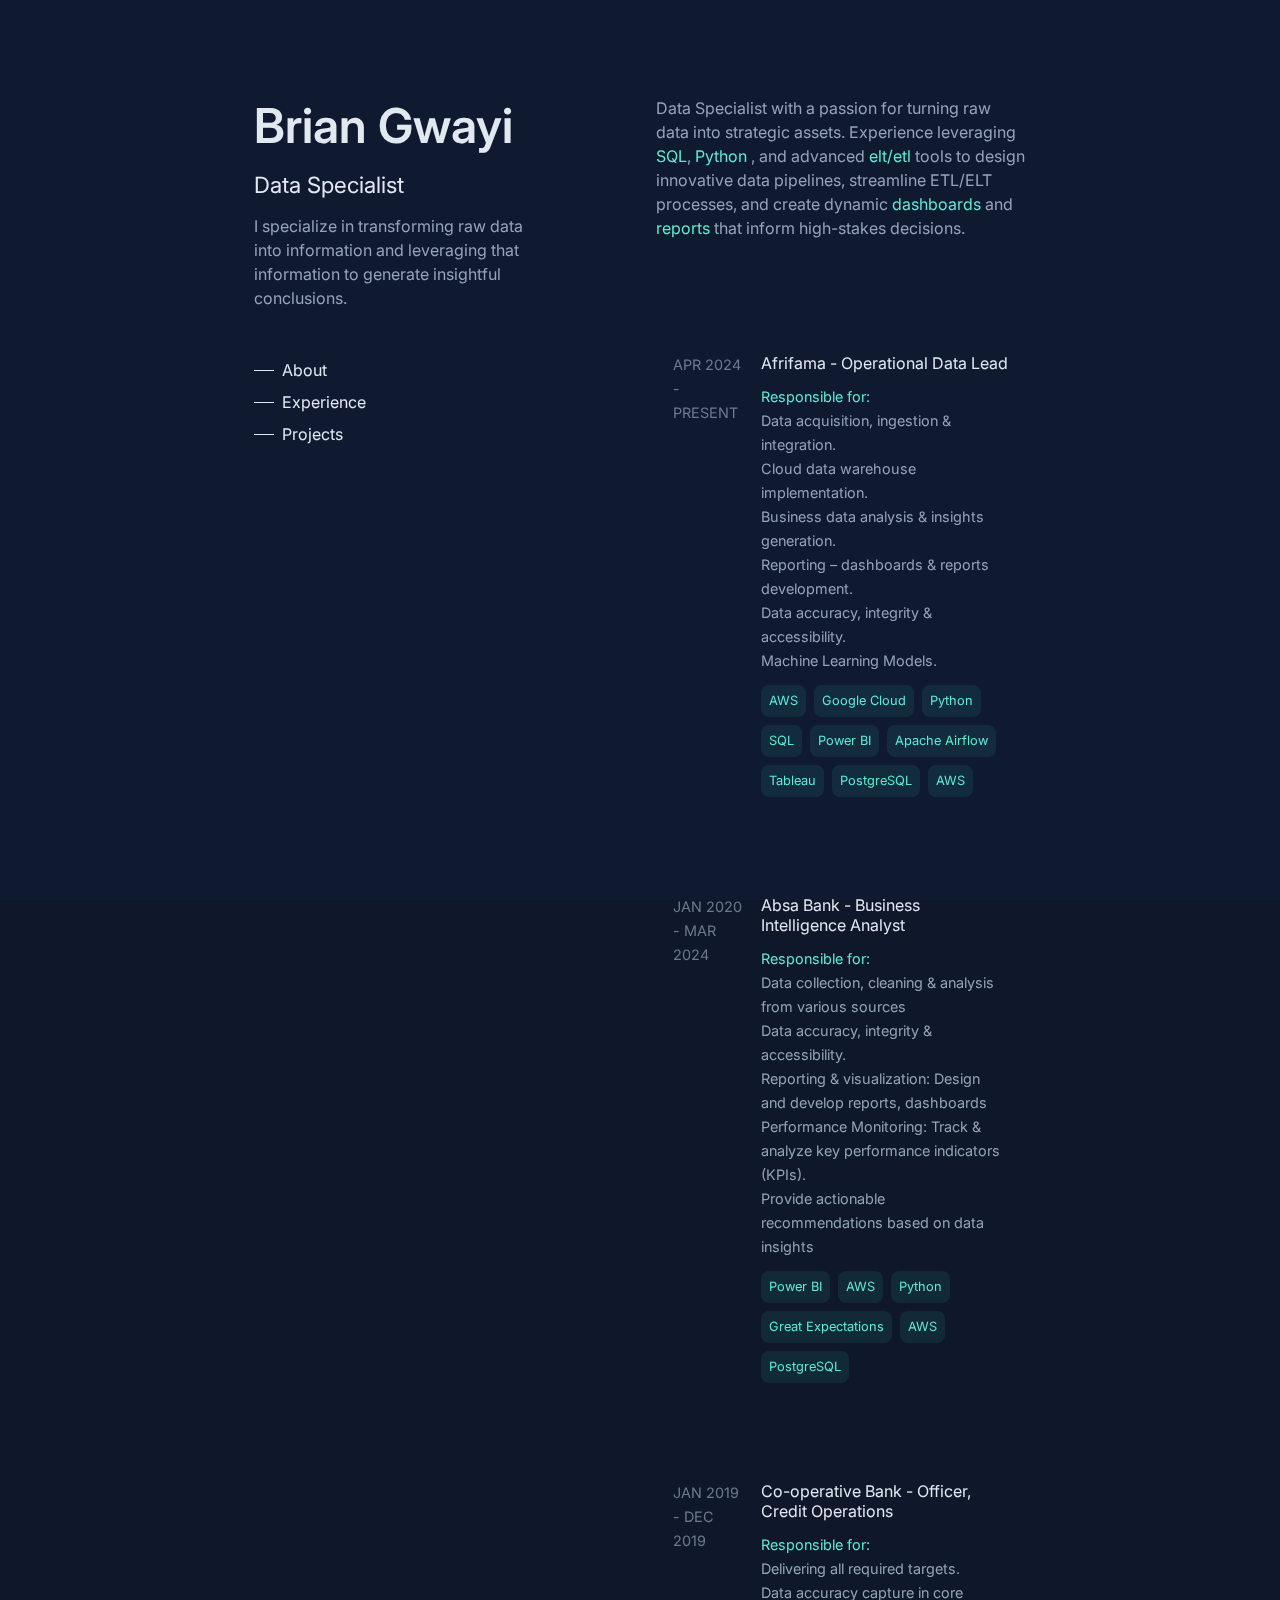
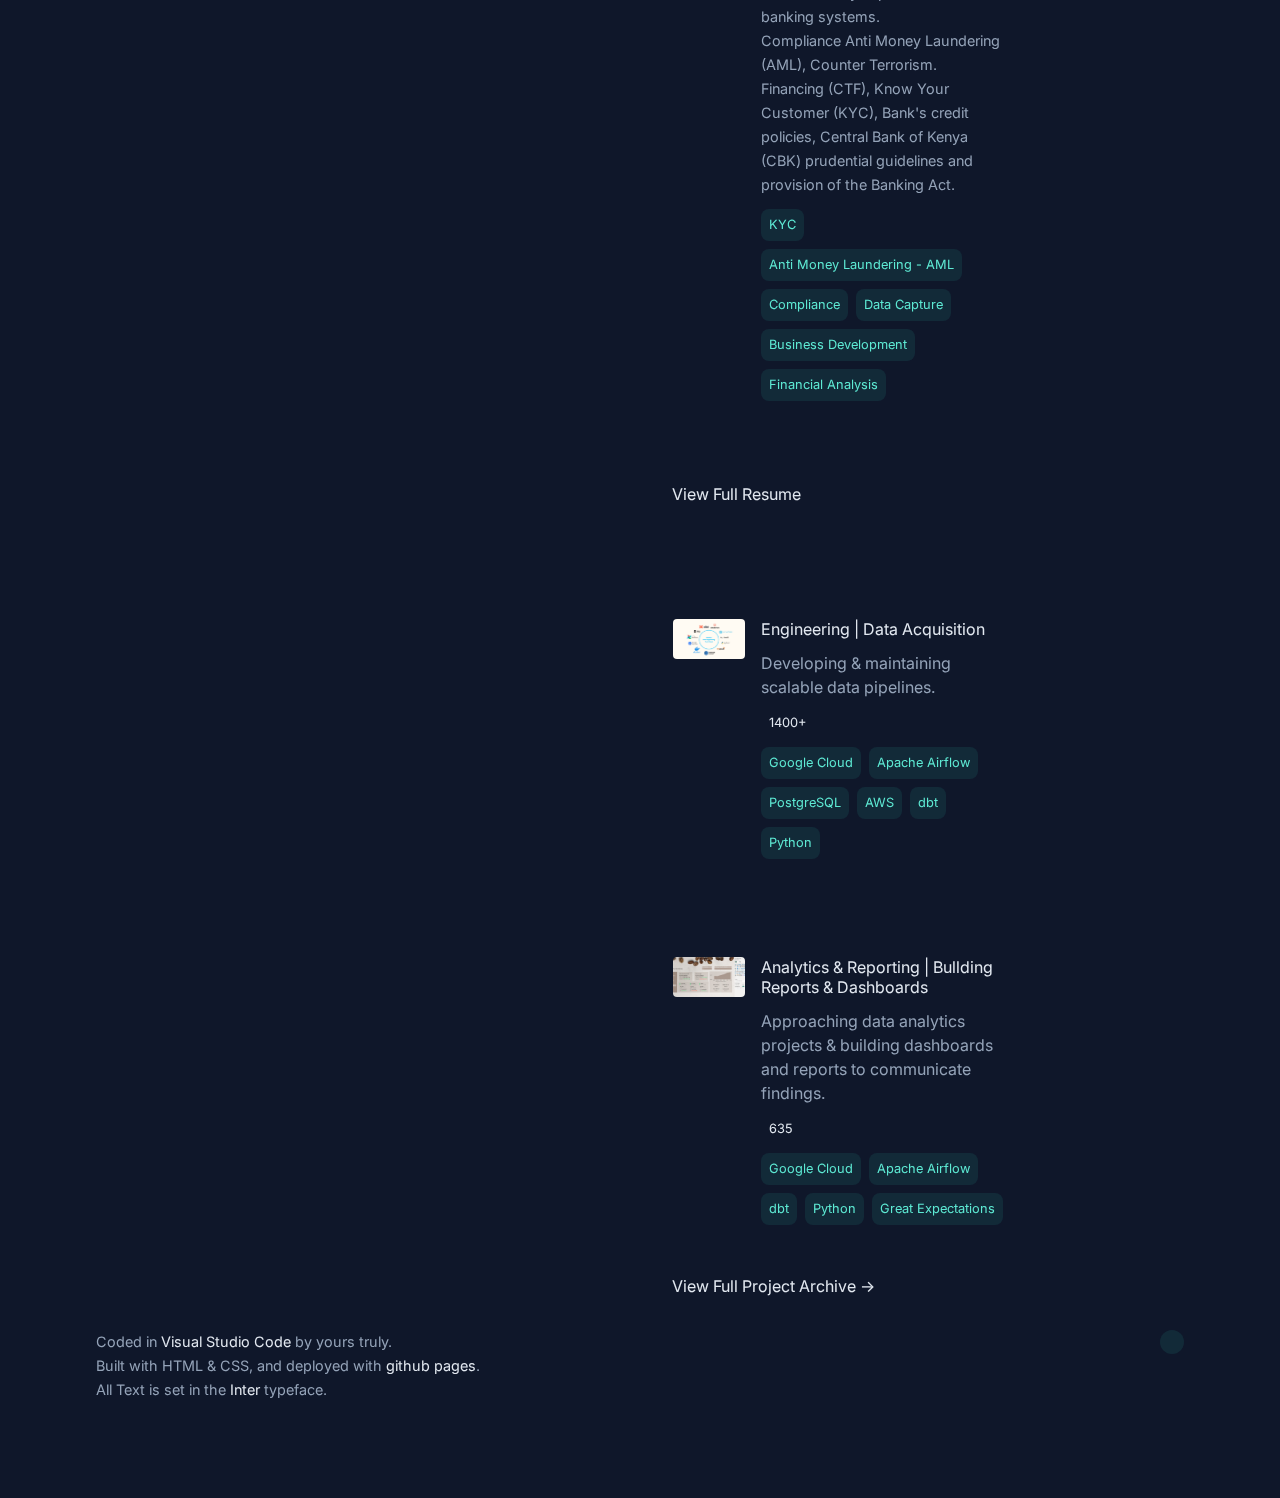
<file: index.html>
<!DOCTYPE html>
<html lang="en">

<head>
    <meta charset="UTF-8">
    <meta name="viewport" content="width=device-width, initial-scale=1.0">
    <title>Brian Gwayi</title>
    <link rel="stylesheet" href="styles.css" />

    <link rel="preconnect" href="https://fonts.googleapis.com">
    <link rel="preconnect" href="https://fonts.gstatic.com" crossorigin>
    <link href="https://fonts.googleapis.com/css2?family=Inter:wght@100..900&display=swap" rel="stylesheet">

    <link rel="stylesheet" href="https://cdnjs.cloudflare.com/ajax/libs/font-awesome/6.5.2/css/all.min.css"
        integrity="sha512-SnH5WK+bZxgPHs44uWIX+LLJAJ9/2PkPKZ5QiAj6Ta86w+fsb2TkcmfRyVX3pBnMFcV7oQPJkl9QevSCWr3W6A=="
        crossorigin="anonymous" referrerpolicy="no-referrer" />
</head>

<body id="top-of-page">
    <div class="underlay"></div>
    <header>
        <a href="/">
            <h1>Brian Gwayi</h1>
        </a>
        <h4>Data Specialist</h4>
        <p>I specialize in transforming raw data into information and leveraging that information to generate insightful conclusions.</p>
        <nav>
            <a class="anchor-text" href="#about">
                <!-- ADDED POST TUTORIAL -->
                <div class="nav-line"></div>
                <p>About</p>
            </a>
            <a class="anchor-text" href="#experience">
                <div class="nav-line"></div>
                <p>Experience</p>
            </a>
            <a class="anchor-text" href="#projects">
                <div class="nav-line"></div>
                <p>Projects</p>
            </a>
        </nav>
        <div class="social-link-container">
            <a class="social-link" href="https://www.linkedin.com/in/brian-gwayi-a8406b270/" target="_blank">
                <i class="fa-brands fa-linkedin-in"></i>
            </a>
            <a class="social-link" href="https://github.com/BrianGwayi" target="_blank">
                <i class="fa-brands fa-github"></i>
            </a>
            <a class="social-link" href="#" target="_blank">
                <i class="fa-brands fa-youtube"></i>
            </a>
            <a class="social-link" href="#" target="_blank">
                <i class="fa-brands fa-twitter"></i>
            </a>
        </div>
    </header>
    <main>
        <section id="about">
            <div class="sticky-header">
                <h2 class="lightText">About</h2>
            </div>
            <div class="about-contents">
                <p style="font-size: 16px;">Data Specialist with a passion for turning raw data into strategic assets. Experience leveraging <span class="highlight-text">SQL</span>, <span class="highlight-text">Python</span> , and advanced <span class="highlight-text">elt/etl</span> tools to design innovative data pipelines, streamline ETL/ELT processes, and create dynamic <span class="highlight-text">dashboards</span> and <span class="highlight-text">reports</span> that inform high-stakes decisions. 
                </p>
    
            </div>
        </section>
        <section id="experience">
            <div class="sticky-header">
                <h2 class="lightText">Experience</h2>
            </div>
            <div class="experience-contents">
                <div class="experience-card">
                    <p class="tenure">APR 2024 - present</p>
                    <div class="card-column">
                        <a class="card-header-link" href="https://www.afrifama.com/" target="_blank">
                            <h3 class="anchor-text card-header">Afrifama - Operational Data Lead
                                <i class="fa-solid fa-arrow-right anchor-icon"></i>
                            </h3>
                        </a>
                        <p><span class="highlight-text">Responsible for:</span> <br>
                            Data acquisition, ingestion & integration. <br>
                            Cloud data warehouse implementation. <br>
                            Business data analysis & insights generation. <br>
                            Reporting – dashboards & reports development. <br>
                            Data accuracy, integrity & accessibility. <br>
                            Machine Learning Models.</p>

                        <div class="tag-container">
                            <div class="tag">
                                <p>AWS</p>
                            </div>
                            <div class="tag">
                                <p>Google Cloud</p>
                            </div>
                            <div class="tag">
                                <p>Python</p>
                            </div>
                            <div class="tag">
                                <p>SQL</p>
                            </div>
                            <div class="tag">
                                <p>Power BI</p>
                            </div>
                            <div class="tag">
                                <p>Apache Airflow</p>
                            </div>
                            <div class="tag">
                                <p>Tableau</p>
                            </div>
                            <div class="tag">
                                <p>PostgreSQL</p>
                            </div>
                            <div class="tag">
                                <p>AWS</p>
                            </div>
                        </div>
                    </div>
                </div>
                <div class="experience-card">
                    <p class="tenure">JAN 2020 - MAR 2024</p>
                    <div class="card-column">
                        <a class="card-header-link" href="https://www.absabank.co.ke/" target="_blank">
                            <h3 class="anchor-text card-header">Absa Bank - Business Intelligence Analyst <i
                                    class="fa-solid fa-arrow-right anchor-icon"></i></h3>
                        </a>
                        <p><span class="highlight-text">Responsible for:</span><br>
                            Data collection, cleaning & analysis from various sources <br>
                            Data accuracy, integrity & accessibility.</br>
                            Reporting & visualization: Design and develop reports, dashboards <br>
                            Performance Monitoring: Track & analyze key performance indicators (KPIs).<br>
                            Provide actionable recommendations based on data insights <br>
                        </p>
                           
                        <div class="tag-container">
                            <div class="tag">
                                <p>Power BI</p>
                            </div>
                            <div class="tag">
                                <p>AWS</p>
                            </div>
                            <div class="tag">
                                <p>Python</p>
                            </div>
                            <div class="tag">
                                <p>Great Expectations</p>
                            </div>
                            <div class="tag">
                                <p>AWS</p>
                            </div>
                            <div class="tag">
                                <p>PostgreSQL</p>
                            </div>
                        </div>
                    </div>
                </div>
                <div class="experience-card">
                    <p class="tenure">JAN 2019 - DEC 2019</p>
                    <div class="card-column">
                        <a class="card-header-link" href="https://www.co-opbank.co.ke/" target="_blank">
                            <h3 class="anchor-text card-header">Co-operative Bank - Officer, Credit Operations<i
                                    class="fa-solid fa-arrow-right anchor-icon"></i></h3>
                        </a>
                        <p><span class="highlight-text">Responsible for:</span><br>
                            Delivering all required targets. <br>
                            Data accuracy capture in core banking systems. <br>
                            Compliance Anti Money Laundering (AML), Counter Terrorism. <br>
                            Financing (CTF), Know Your Customer (KYC), Bank's credit policies,
                            Central Bank of Kenya (CBK) prudential guidelines and provision of the
                            Banking Act.
                        </p>

                        <div class="tag-container">
                            <div class="tag">
                                <p>KYC</p>
                            </div>
                            <div class="tag">
                                <p> Anti Money Laundering - AML</p>
                            </div>
                            <div class="tag">
                                <p>Compliance</p>
                            </div>
                            <div class="tag">
                                <p>Data Capture</p>
                            </div>
                            <div class="tag">
                                <p>Business Development</p>
                            </div>
                            <div class="tag">
                                <p>Financial Analysis</p>
                            </div>

                        <!-- <p>Provided quality assurance and verification as a project engineer on site.</p> -->
                    </div>
                </div>
            </div>
            <!-- MODIFIED POST TUTORIAL -->
            <a href="/" target="_blank" class="anchor-text resume-link">
                <p>View Full Resume <i class="fa-solid fa-arrow-right anchor-icon"></i></p>
            </a>
        </section>
        <section id="projects">
            <div class="sticky-header">
                <h2 class="lightText">Projects</h2>
            </div>
            <div class="project-contents">
                <div class="project-card">
                    <div class="project-image-container">
                        <img src="/assets/engineering.png" alt="engineering thumbnail" />
                    </div>
                    <div class="card-column">
                        <a href="/" target="_blank" class="card-header-link">
                            <h3 class="anchor-text card-header">Engineering | Data Acquisition
                                <i class="fa-solid fa-arrow-right anchor-icon"></i>
                            </h3>
                        </a>
                        <p>Developing & maintaining scalable data pipelines.</p>
                        <a href="/" target="_blank" class="anchor-text project-stat-link">
                            <i class="fa-solid fa-user"></i>
                            <p>1400+</p>
                        </a>
                        <div class="tag-container">
                            <div class="tag">
                                <p>Google Cloud</p>
                            </div>
                            <div class="tag">
                                <p>Apache Airflow</p>
                            </div>
                            <div class="tag">
                                <p>PostgreSQL</p>
                            </div>
                            <div class="tag">
                                <p>AWS</p>
                            </div>
                            <div class="tag">
                                <p>dbt</p>
                            </div>
                            <div class="tag">
                                <p>Python</p>
                            </div>
                        </div>
                    </div>
                </div>
                <div class="project-card">
                    <div class="project-image-container">
                        <img src="/assets/reporting&analytics.png" alt="reporting & analytics thumbnail" />
                    </div>
                    <div class="card-column">
                        <a class="card-header-link" href="https://www.smoljames.com" target="_blank">
                            <h3 class="anchor-text card-header">Analytics & Reporting | Bullding Reports & Dashboards <i
                                    class="fa-solid fa-arrow-right anchor-icon"></i></h3>
                        </a>
                        <p>Approaching data analytics projects & building dashboards and reports to communicate findings.</p>
                        <a href="/" target="_blank" class="anchor-text project-stat-link">
                            <i class="fa-solid fa-star"></i>
                            <p>635</p>
                        </a>
                        <div class="tag-container">
                            <div class="tag">
                                <p>Google Cloud</p>
                            </div>
                            <div class="tag">
                                <p>Apache Airflow</p>
                            </div>
                            <div class="tag">
                                <p>dbt</p>
                            </div>
                            <div class="tag">
                                <p>Python</p>
                            </div>
                            <div class="tag">
                                <p>Great Expectations</p>
                            </div>
                        </div>
                    </div>
                </div>
            </div>
            <a href="/" target="_blank" class="project-archive-link">
                <p>View Full Project Archive <span class="right-arrow">&rarr;</span></p>
            </a>
        </section>
    </main>
    <footer>
        <p>
            Coded in <a href="https://code.visualstudio.com/" target="_blank" class="anchor-text">Visual Studio Code</a>
            by yours truly. <br />Built with HTML & CSS, and
            deployed with <a href="https://pages.github.com/" target="_blank" class="anchor-text">github pages</a>. <br />All
            Text is
            set in the <a href="https://rsms.me/inter/" target="_blank" class="anchor-text">Inter</a> typeface.
        </p>
        <a href="#top-of-page" class="scroll-to-top">
            <i class="fa-solid fa-arrow-up"></i>
        </a>
    </footer>
</body>

</html>
</file>
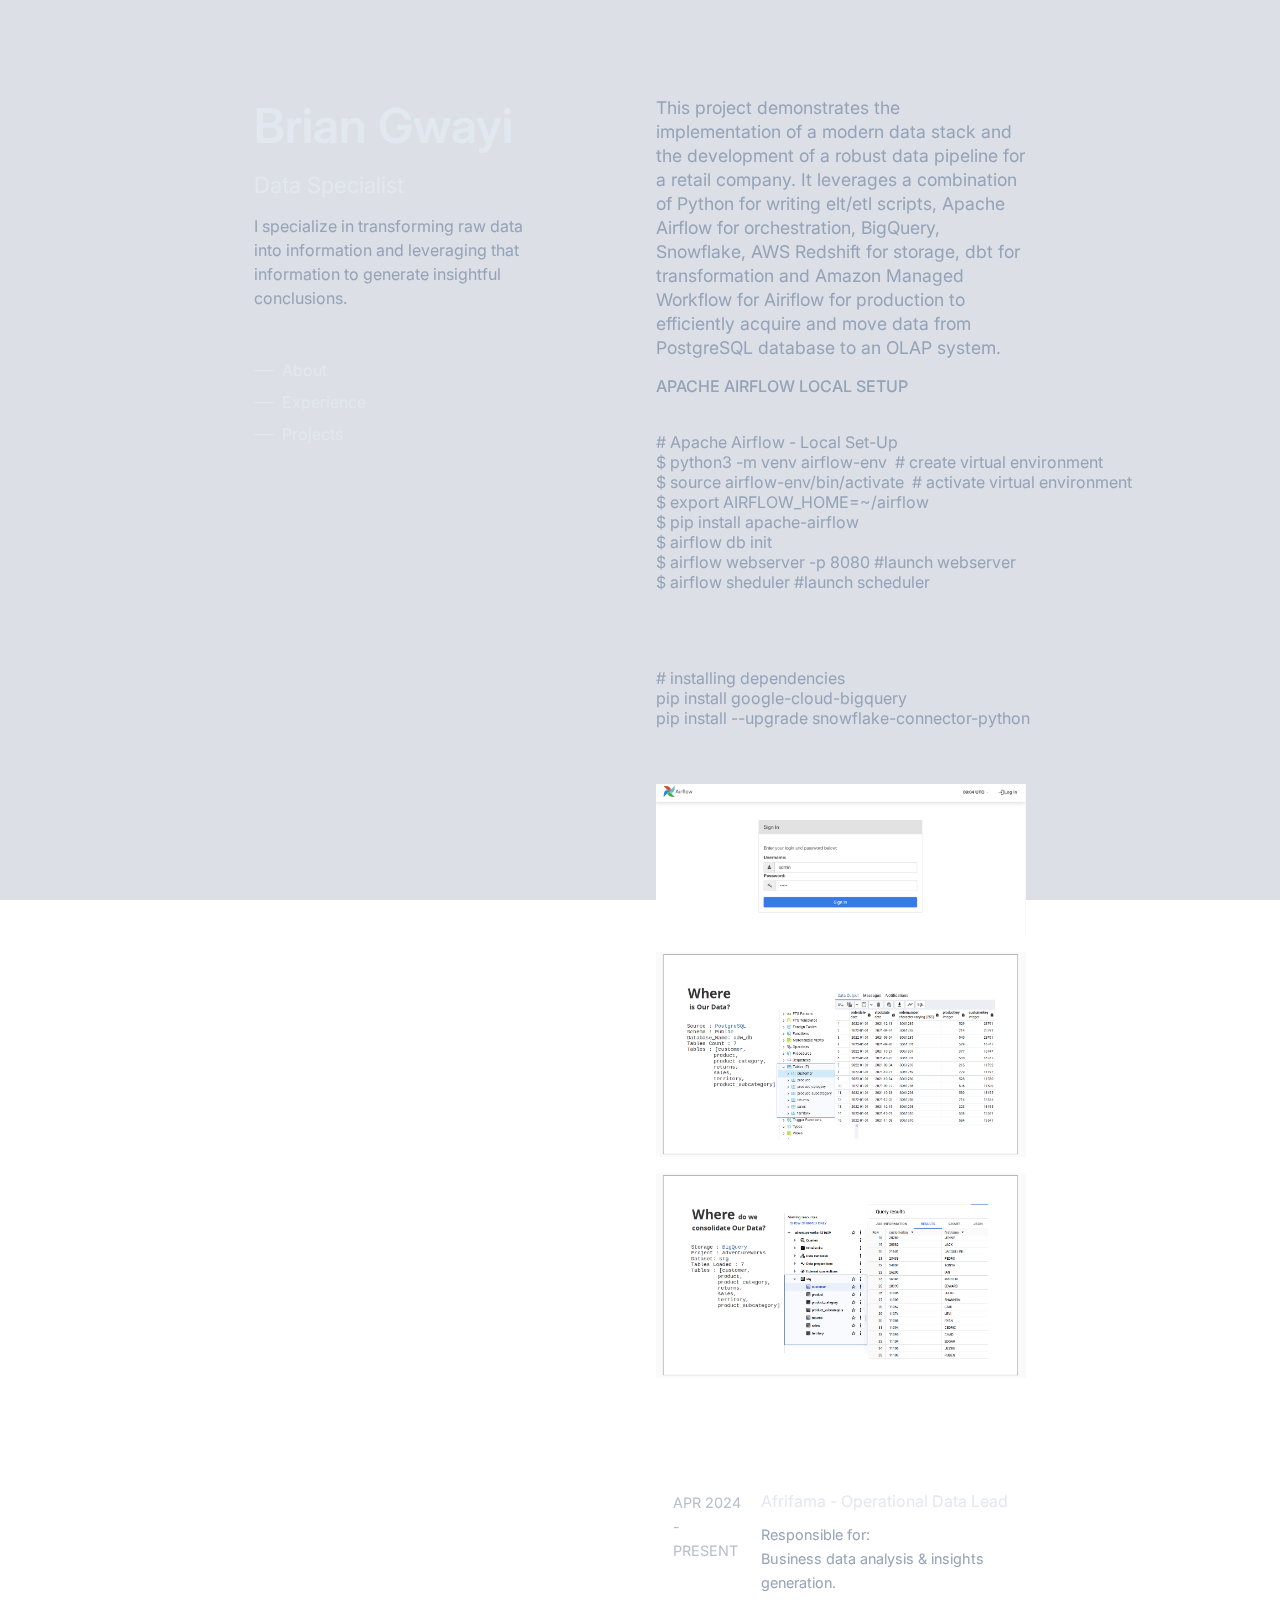
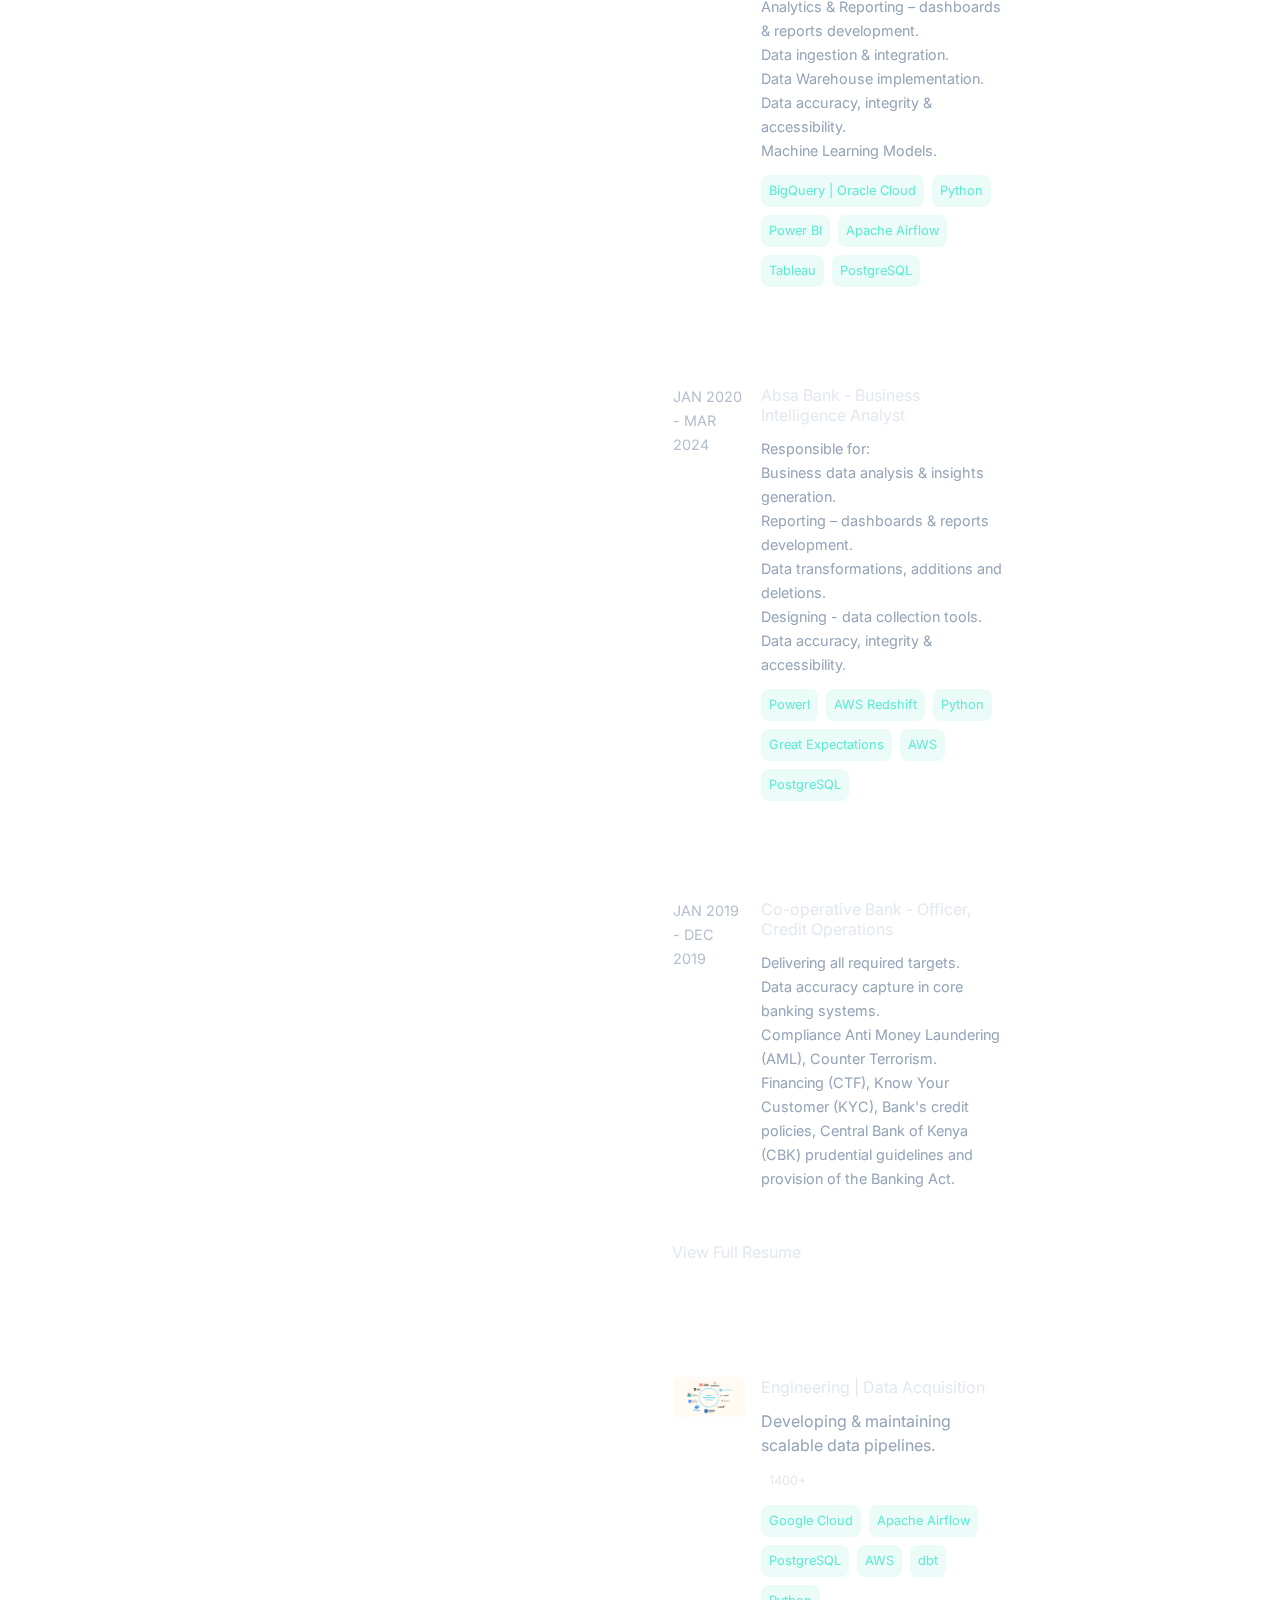
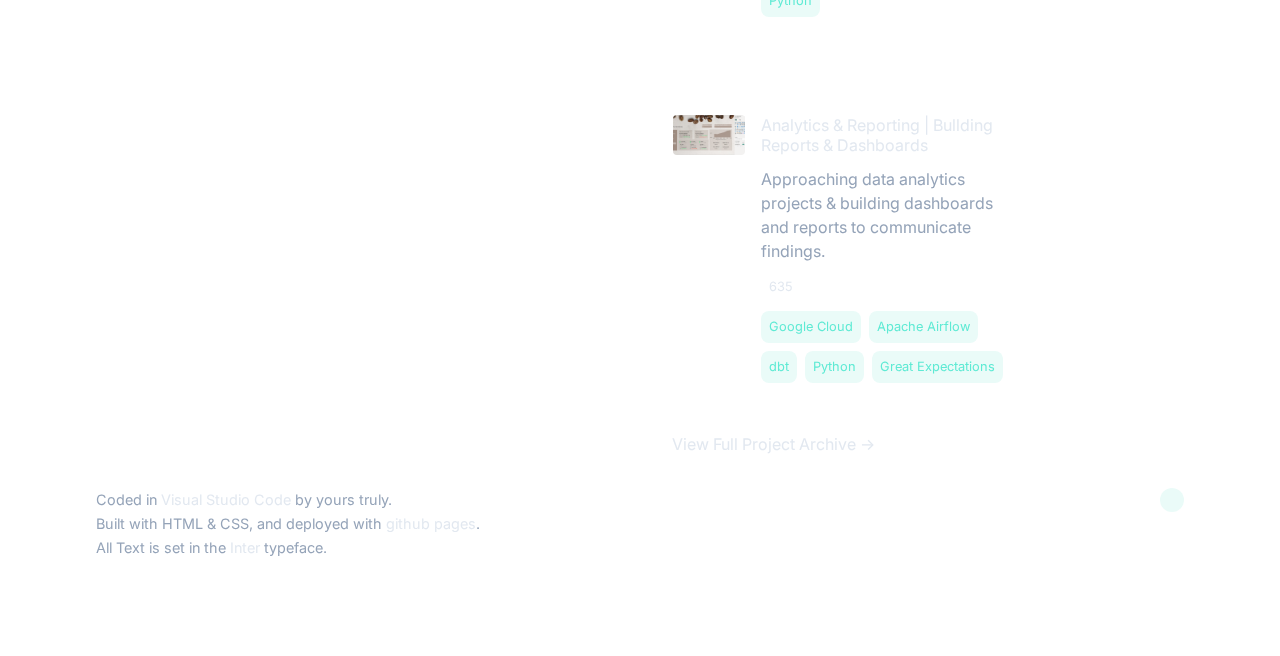
<file: project.html>
<!DOCTYPE html>
<html lang="en">

<head>
    <meta charset="UTF-8">
    <meta name="viewport" content="width=device-width, initial-scale=1.0">
    <title>Gwayi Web Portfolio</title>
    <link rel="stylesheet" href="styles.css" />

    <link rel="preconnect" href="https://fonts.googleapis.com">
    <link rel="preconnect" href="https://fonts.gstatic.com" crossorigin>
    <link href="https://fonts.googleapis.com/css2?family=Inter:wght@100..900&display=swap" rel="stylesheet">

    <link rel="stylesheet" href="https://cdnjs.cloudflare.com/ajax/libs/font-awesome/6.5.2/css/all.min.css"
        integrity="sha512-SnH5WK+bZxgPHs44uWIX+LLJAJ9/2PkPKZ5QiAj6Ta86w+fsb2TkcmfRyVX3pBnMFcV7oQPJkl9QevSCWr3W6A=="
        crossorigin="anonymous" referrerpolicy="no-referrer" />

    <style>
        .body {
            background-color: azure;
        }
    </style>
</head>

<body id="top-of-page" style="background-color: white;">
    <div class="underlay"></div>
    <header>
        <a href="/">
            <h1>Brian Gwayi</h1>
        </a>
        <h4>Data Specialist</h4>
        <p>I specialize in transforming raw data into information and leveraging that information to generate insightful conclusions.</p>
        <nav>
            <a class="anchor-text" href="#about">
                <!-- ADDED POST TUTORIAL -->
                <div class="nav-line"></div>
                <p>About</p>
            </a>
            <a class="anchor-text" href="#experience">
                <div class="nav-line"></div>
                <p>Experience</p>
            </a>
            <a class="anchor-text" href="#projects">
                <div class="nav-line"></div>
                <p>Projects</p>
            </a>
        </nav>
        <div class="social-link-container">
            <a class="social-link" href="https://www.linkedin.com/in/brian-gwayi-a8406b270/" target="_blank">
                <i class="fa-brands fa-linkedin-in"></i>
            </a>
            <a class="social-link" href="https://github.com/BrianGwayi" target="_blank">
                <i class="fa-brands fa-github"></i>
            </a>
            <a class="social-link" href="#" target="_blank">
                <i class="fa-brands fa-youtube"></i>
            </a>
            <a class="social-link" href="#" target="_blank">
                <i class="fa-brands fa-twitter"></i>
            </a>
        </div>
    </header>
    <main>
        <section id="about">
            <div class="sticky-header">
                <h2 class="lightText">About</h2>
            </div>
            <div class="about-contents">
                <p>This project demonstrates the implementation of a modern data stack and the development of a robust data pipeline for a retail company. It leverages a combination of Python for writing elt/etl scripts, Apache Airflow for orchestration, BigQuery, Snowflake, AWS Redshift for storage, dbt for transformation and Amazon Managed Workflow for Airiflow for production to efficiently acquire and move data from PostgreSQL database to an OLAP system. 
                </p>

                <h2>Apache Airflow Local Setup</h2>

                <pre class="py-code">
                    <code>
<span class="code-comment"># Apache Airflow - Local Set-Up</span>
$ python3 -m venv airflow-env <span class="code-comment"> # create virtual environment</span>
$ source airflow-env/bin/activate <span class="code-comment"> # activate virtual environment</span>
$ export AIRFLOW_HOME=~/airflow 
$ pip install apache-airflow
$ airflow db init
$ airflow webserver -p 8080 <span class="code-comment">#launch webserver</span>
$ airflow sheduler <span class="code-comment">#launch scheduler</span>
                        </code>
                    </pre>

                    <pre class="py-code">
                        <code>
<span class="code-comment"># installing dependencies</span>
pip install google-cloud-bigquery
pip install --upgrade snowflake-connector-python
                        </code>
                    </pre>

                    <img src="/assets/airflow_webserver.png" alt="">
                    <img src="/assets/IV.png" alt="">
                    <img src="/assets/XI.png" alt="">
        </section>
        <section id="experience">
            <div class="sticky-header">
                <h2 class="lightText">Experience</h2>
            </div>
            <div class="experience-contents">
                <div class="experience-card">
                    <p class="tenure">APR 2024 - present</p>
                    <div class="card-column">
                        <a class="card-header-link" href="https://www.afrifama.com/" target="_blank">
                            <h3 class="anchor-text card-header">Afrifama - Operational Data Lead
                                <i class="fa-solid fa-arrow-right anchor-icon"></i>
                            </h3>
                        </a>
                        <p>Responsible for: <br>
                            Business data analysis & insights generation. <br>
                            Analytics & Reporting – dashboards & reports development. <br>
                            Data ingestion & integration. <br>
                            Data Warehouse implementation. <br>
                            Data accuracy, integrity & accessibility. <br>
                            Machine Learning Models.</p>

                        <div class="tag-container">
                            <div class="tag">
                                <p>BigQuery | Oracle Cloud</p>
                            </div>
                            <div class="tag">
                                <p>Python</p>
                            </div>
                            <div class="tag">
                                <p>Power BI</p>
                            </div>
                            <div class="tag">
                                <p>Apache Airflow</p>
                            </div>
                            <div class="tag">
                                <p>Tableau</p>
                            </div>
                            <div class="tag">
                                <p>PostgreSQL</p>
                            </div>
                        </div>
                    </div>
                </div>
                <div class="experience-card">
                    <p class="tenure">JAN 2020 - MAR 2024</p>
                    <div class="card-column">
                        <a class="card-header-link" href="https://www.absabank.co.ke/" target="_blank">
                            <h3 class="anchor-text card-header">Absa Bank - Business Intelligence Analyst <i
                                    class="fa-solid fa-arrow-right anchor-icon"></i></h3>
                        </a>
                        <p>Responsible for: <br>
                            Business data analysis & insights generation. <br>
                            Reporting – dashboards & reports development. <br>
                            Data transformations, additions and deletions. <br>
                            Designing - data collection tools. <br>
                            Data accuracy, integrity & accessibility.</p>

                        <div class="tag-container">
                            <div class="tag">
                                <p>PowerI</p>
                            </div>
                            <div class="tag">
                                <p>AWS Redshift</p>
                            </div>
                            <div class="tag">
                                <p>Python</p>
                            </div>
                            <div class="tag">
                                <p>Great Expectations</p>
                            </div>
                            <div class="tag">
                                <p>AWS</p>
                            </div>
                            <div class="tag">
                                <p>PostgreSQL</p>
                            </div>
                        </div>
                    </div>
                </div>
                <div class="experience-card">
                    <p class="tenure">JAN 2019 - DEC 2019</p>
                    <div class="card-column">
                        <a class="card-header-link" href="https://www.co-opbank.co.ke/" target="_blank">
                            <h3 class="anchor-text card-header">Co-operative Bank - Officer, Credit Operations<i
                                    class="fa-solid fa-arrow-right anchor-icon"></i></h3>
                        </a>
                        <p>Delivering all required targets. <br>
                            Data accuracy capture in core banking systems. <br>
                            Compliance Anti Money Laundering (AML), Counter Terrorism. <br>
                            Financing (CTF), Know Your Customer (KYC), Bank's credit policies,
                            Central Bank of Kenya (CBK) prudential guidelines and provision of the
                            Banking Act.</p>
                        <!-- <p>Provided quality assurance and verification as a project engineer on site.</p> -->
                    </div>
                </div>
            </div>
            <!-- MODIFIED POST TUTORIAL -->
            <a href="/" target="_blank" class="anchor-text resume-link">
                <p>View Full Resume <i class="fa-solid fa-arrow-right anchor-icon"></i></p>
            </a>
        </section>
        <section id="projects">
            <div class="sticky-header">
                <h2 class="lightText">Projects</h2>
            </div>
            <div class="project-contents">
                <div class="project-card">
                    <div class="project-image-container">
                        <img src="/assets/engineering.png" alt="engineering thumbnail" />
                    </div>
                    <div class="card-column">
                        <a href="/" target="_blank" class="card-header-link">
                            <h3 class="anchor-text card-header">Engineering | Data Acquisition
                                <i class="fa-solid fa-arrow-right anchor-icon"></i>
                            </h3>
                        </a>
                        <p>Developing & maintaining scalable data pipelines.</p>
                        <a href="/" target="_blank" class="anchor-text project-stat-link">
                            <i class="fa-solid fa-user"></i>
                            <p>1400+</p>
                        </a>
                        <div class="tag-container">
                            <div class="tag">
                                <p>Google Cloud</p>
                            </div>
                            <div class="tag">
                                <p>Apache Airflow</p>
                            </div>
                            <div class="tag">
                                <p>PostgreSQL</p>
                            </div>
                            <div class="tag">
                                <p>AWS</p>
                            </div>
                            <div class="tag">
                                <p>dbt</p>
                            </div>
                            <div class="tag">
                                <p>Python</p>
                            </div>
                        </div>
                    </div>
                </div>
                <div class="project-card">
                    <div class="project-image-container">
                        <img src="/assets/reporting&analytics.png" alt="reporting & analytics thumbnail" />
                    </div>
                    <div class="card-column">
                        <a class="card-header-link" href="https://www.smoljames.com" target="_blank">
                            <h3 class="anchor-text card-header">Analytics & Reporting | Bullding Reports & Dashboards <i
                                    class="fa-solid fa-arrow-right anchor-icon"></i></h3>
                        </a>
                        <p>Approaching data analytics projects & building dashboards and reports to communicate findings.</p>
                        <a href="/" target="_blank" class="anchor-text project-stat-link">
                            <i class="fa-solid fa-star"></i>
                            <p>635</p>
                        </a>
                        <div class="tag-container">
                            <div class="tag">
                                <p>Google Cloud</p>
                            </div>
                            <div class="tag">
                                <p>Apache Airflow</p>
                            </div>
                            <div class="tag">
                                <p>dbt</p>
                            </div>
                            <div class="tag">
                                <p>Python</p>
                            </div>
                            <div class="tag">
                                <p>Great Expectations</p>
                            </div>
                        </div>
                    </div>
                </div>
            </div>
            <a href="/" target="_blank" class="project-archive-link">
                <p>View Full Project Archive <span class="right-arrow">&rarr;</span></p>
            </a>
        </section>
    </main>
    <footer>
        <p>
            Coded in <a href="https://code.visualstudio.com/" target="_blank" class="anchor-text">Visual Studio Code</a>
            by yours truly. <br />Built with HTML & CSS, and
            deployed with <a href="https://pages.github.com/" target="_blank" class="anchor-text">github pages</a>. <br />All
            Text is
            set in the <a href="https://rsms.me/inter/" target="_blank" class="anchor-text">Inter</a> typeface.
        </p>
        <a href="#top-of-page" class="scroll-to-top">
            <i class="fa-solid fa-arrow-up"></i>
        </a>
    </footer>
</body>

</html>
</file>
<file: styles.css>
:root {
    --color-accent: #5eead4;
    --background-accent: rgba(45, 212, 191, .1);
    --color-highlight: #e2e8f0;
}

html {
    scroll-behavior: smooth;
}

* {
    box-sizing: border-box;
    margin: 0;
    padding: 0;
    font-family: 'Inter', sans-serif;
}

body {
    background: #0f172a;
    color: #94a3b8;
    padding: 4rem 2rem;
    display: grid;
    grid-template-columns: repeat(1, minmax(0, 1fr));
    gap: 6rem;
}

p {
    line-height: 1.5rem;
}

p::selection,
h1::selection,
h2::selection,
h3::selection,
h4::selection,
h5::selection,
h6::selection {
    background: var(--color-accent);
    color: #0f172a;
}

.underlay {
    position: fixed;
    background: #172554;
    inset: 0;
    opacity: 0.15;
}

header,
main,
footer {
    position: relative;
    z-index: 10;
}

header {
    display: flex;
    flex-direction: column;
    gap: 1rem;
    max-width: 300px;
}

header h1,
header h4,
.lightText {
    color: var(--color-highlight);
}

header a {
    text-decoration: none;
}

header h1 {
    font-weight: 600;
}

header h4 {
    font-weight: 400;
}

nav {
    display: none;
}

nav a {
    font-size: 0.9rem;
    display: flex;
    align-items: center;
    gap: 0.5rem;
}

nav a:hover .nav-line {
    /* ADDED POST TUTORIAL */
    background: var(--color-accent);
    width: 28px;
}

.nav-line {
    /* ADDED POST TUTORIAL */
    height: 1px;
    width: 20px;
    background: var(--color-highlight);
    transition-duration: 200ms;
}

.social-link-container {
    display: flex;
    align-items: center;
    gap: 1rem;
}

.social-link {
    font-size: 1.4rem;
    color: inherit;
    text-decoration: none;
    transition-duration: 200ms;
}

.social-link:hover {
    color: var(--color-highlight);
}

main {
    display: flex;
    flex-direction: column;
    gap: 6rem;
}

section {
    display: flex;
    flex-direction: column;
    gap: 2rem;
}

section h2 {
    text-transform: uppercase;
    font-size: 1rem;
    font-weight: 500;
}

.sticky-header {
    position: sticky;
    top: 0;
    padding: 1rem 0;
}

.sticky-header h2 {
    position: relative;
    z-index: 2;
}

.sticky-header::before {
    content: '';
    position: absolute;
    inset: 0;
    /* MODIFIED POST TUTORIAL - REMOVE OPACITY AND CHANGED HEX CODE */
    background: #101A3199;
    backdrop-filter: blur(5px);
}

.about-contents {
    display: flex;
    flex-direction: column;
    gap: 1rem;
}

.about-contents p {
    font-size: 1.1rem;
}

.anchor-text {
    color: var(--color-highlight);
    text-decoration: none;
    transition-duration: 200ms;
}

.anchor-text:hover {
    color: var(--color-accent);
}

.experience-contents,
.project-contents {
    display: flex;
    flex-direction: column;
    gap: 4rem;
}

.experience-card,
.project-card {
    display: grid;
    grid-template-columns: repeat(1, minmax(0, 1fr));
}

.experience-card {
    /* MODIFIED POST TUTORIAL */
    gap: 0.5rem 1rem;
}

.project-card {
    /* MODIFIED POST TUTORIAL */
    gap: 1rem 1rem;
}

.card-column {
    display: flex;
    flex-direction: column;
    gap: 0.75rem;
}

.card-header-link {
    /* ADDED POST TUTORIAL - ADDED CLASS TO ANCHOR TAG IN HTML */
    text-decoration: none;
}

.tenure {
    opacity: 0.7;
    text-transform: uppercase;
    font-size: 0.8rem;
}

.experience-card p {
    font-size: 0.9rem;
}

.card-header {
    font-weight: 400;
    font-size: 1rem;
}

.anchor-icon {
    padding-left: 0.5rem;
}

.tag-container {
    display: flex;
    flex-wrap: wrap;
    gap: 0.5rem;
    color: var(--color-accent);
}

.tag {
    border-radius: 0.5rem;
    padding: 0.25rem 0.5rem;
    background: var(--background-accent);
}

.tag p {
    font-size: 0.8rem;
}

.project-image-container {
    max-width: 200px;
    overflow: hidden;
    display: grid;
    place-items: center;
    aspect-ratio: 16 / 9;
    order: 2;
    border-radius: 0.25rem;
}

.project-image-container img {
    object-fit: cover;
    width: 100%;
    height: 100%;
}

.project-stat-link {
    display: flex;
    align-items: center;
    gap: 0.5rem;
    font-size: 0.8rem;
}

.project-archive-link {
    position: relative;
    color: var(--color-highlight);
    text-decoration: none;
    transition-duration: 200ms;
    margin-right: auto;
}

.project-archive-link span {
    transition-duration: 200ms;
}

.project-archive-link:hover span {
    padding-left: 0.5rem;
}

.project-archive-link::after {
    content: '';
    position: absolute;
    left: 0;
    width: 100%;
    height: 1.5px;
    bottom: 0;
    background: transparent;
    transition-duration: 200ms;
}

.project-archive-link:hover::after {
    background: var(--color-accent);
}

footer {
    display: flex;
    flex-direction: column;
    gap: 2rem;
    justify-content: space-between;
    align-items: flex-start;
}

footer p {
    font-size: 0.9rem;
}

.scroll-to-top {
    text-decoration: none;
    color: var(--color-accent);
    background: var(--background-accent);
    padding: 0 0.75rem;
    aspect-ratio: 1/1;
    display: grid;
    place-items: center;
    border-radius: 100%;
    overflow: hidden;
    transition-duration: 200ms;
}

.scroll-to-top:hover {
    opacity: 0.6;
}


/* MEDIUM SCREEN BREAKPOINT */
@media (min-width: 640px) {

    /* ADJUSTED POST TUTORIAL */
    body {
        padding: 5rem 3rem;
    }

    .project-card,
    .experience-card {
        grid-template-columns: repeat(4, minmax(0, 1fr));
    }

    .card-column {
        grid-column: span 3 / span 3;
    }

    .project-image-container {
        order: 0;
    }

    header {
        max-width: unset;
    }

    header h1 {
        font-size: 3rem;
    }

    header h4 {
        font-size: 1.4rem;
    }

    header p {
        max-width: 300px;
    }

    .social-link-container {
        gap: 1.5rem;
    }

    .social-link-container i {
        font-size: 2rem;
    }
}


/* LARGE SCREEN BREAKPOINT */
@media (min-width: 1024px) {
    body {
        grid-template-columns: repeat(2, minmax(0, 1fr));
        /* ADJUSTED POST TUTORIAL */
        gap: 2rem;
        padding: 6rem;
        padding-top: 0;

    }

    header {
        position: sticky;
        top: 0;
        margin-left: auto;
        /* MODIFIED POST TUTORIAL */
        height: fit-content;
        padding-bottom: 6rem;
    }

    header h1 {
        font-size: 3rem;
    }

    header h4 {
        font-size: 1.4rem;
    }

    header p {
        max-width: 300px;
    }

    nav {
        /* MODIFIED POST TUTORIAL */
        padding: 2rem 0;
        display: flex;
        flex-direction: column;
        gap: 0.5rem;
        flex: 1;
    }

    nav a {
        font-size: 1rem;
    }

    .social-link-container {
        gap: 1.5rem;
    }

    .social-link-container i {
        font-size: 2rem;
    }

    header,
    main {
        padding-top: 6rem;
        max-width: 720px;
        width: 70%;
    }


    main {
        margin-right: auto;
    }

    .sticky-header {
        display: none;
    }

    /* ADDED POST TUTORIAL */
    .project-card,
    .experience-card {
        padding: 1rem;
        border-radius: 0.5rem;
        border: 1px solid transparent;
        transition-duration: 200ms;
    }

    /* ADDED POST TUTORIAL */
    .project-card:hover,
    .experience-card:hover {
        background: #1b2541;
        border: 1px solid #94a3b826;
        box-shadow: 0 0 20px 3px #0f172a;
    }

    .project-archive-link,
    .resume-link {
        padding-left: 1rem;
    }

    footer {

        grid-column: span 2 / span 2;
        flex-direction: row;
        max-width: 1400px;
        margin: 0 auto;
        width: 100%;
    }
}

/* MY STYLES */
.highlight-text {
    color: var(--color-accent);
}

.highlight-text:hover {
    color: #fff;
}
</file>
